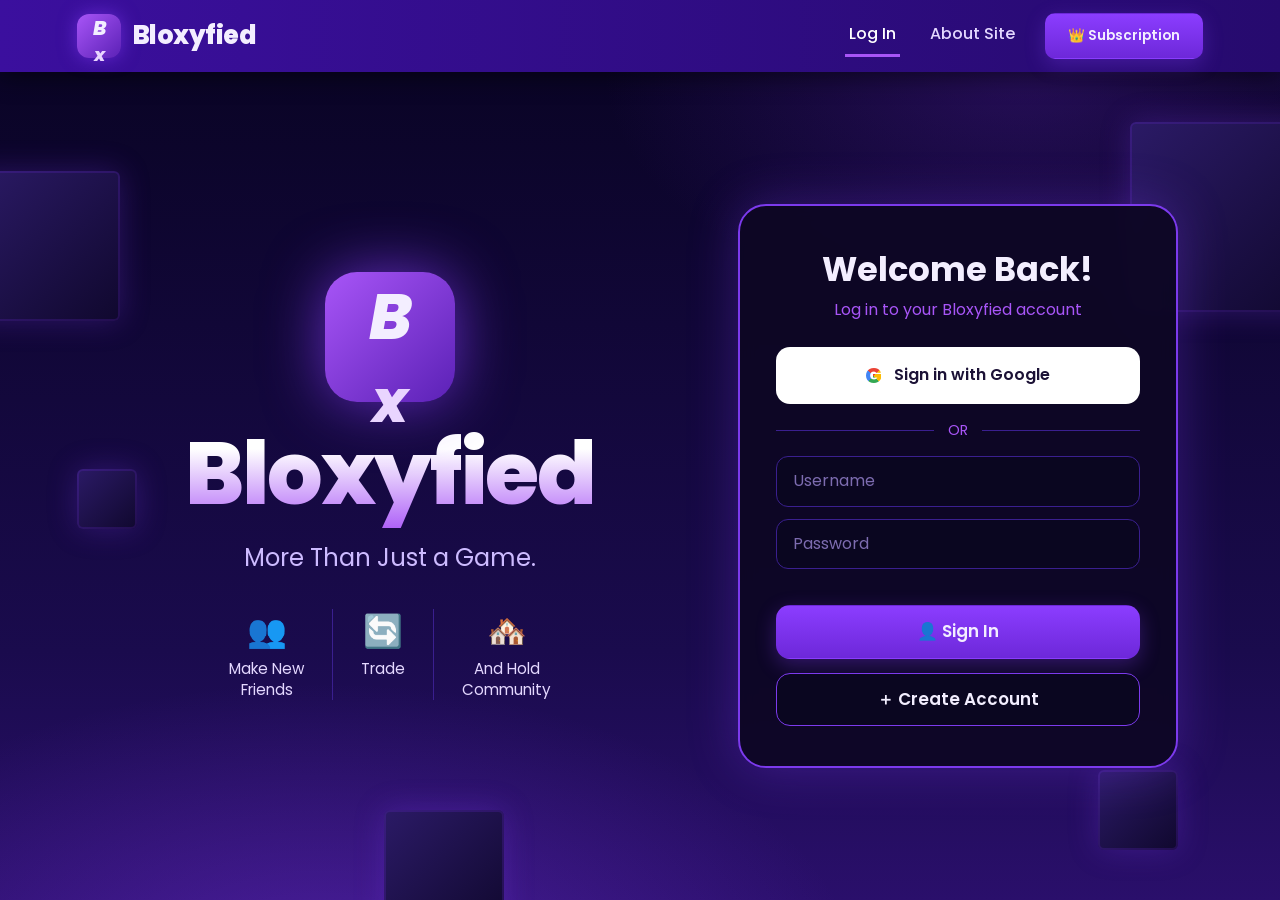
<file: index.html>
<!DOCTYPE html>
<html lang="en">
<head>
<meta charset="utf-8">
<meta name="viewport" content="width=device-width,initial-scale=1">
<title>Bloxyfied | Log In</title>
<meta name="description" content="Bloxyfied - More than just a game. Make friends, trade and hold a community.">
<link rel="preconnect" href="https://fonts.googleapis.com">
<link href="https://fonts.googleapis.com/css2?family=Poppins:wght@400;500;600;700;800&display=swap" rel="stylesheet">
<link rel="stylesheet" href="style.css">
</head>
<body>
<header class="nav">
  <a class="brand" href="index.html"><span class="logo-mark">B<i>x</i></span><span>Bloxyfied</span></a>
  <nav>
    <a class="link active" href="index.html">Log In</a>
    <a class="link" href="#" id="aboutBtn">About Site</a>
    <a class="btn primary sm" href="shop.html" style="padding:12px 22px">👑 Subscription</a>
  </nav>
</header>

<main class="hero">
  <span class="cube" style="left:-30px;top:12%;width:150px;height:150px"></span>
  <span class="cube" style="left:6%;top:48%;width:60px;height:60px;animation-delay:-2s"></span>
  <span class="cube" style="right:-40px;top:6%;width:190px;height:190px;animation-delay:-4s"></span>
  <span class="cube" style="right:8%;bottom:6%;width:80px;height:80px;animation-delay:-1s"></span>
  <span class="cube" style="left:30%;bottom:-30px;width:120px;height:120px;animation-delay:-3s"></span>

  <section class="hero-left">
    <span class="logo-mark xl">B<i>x</i></span>
    <h1>Bloxyfied</h1>
    <p class="tag">More Than Just a Game.</p>
    <div class="feats">
      <div><b>👥</b>Make New<br>Friends</div>
      <div><b>🔄</b>Trade<br>&nbsp;</div>
      <div><b>🏘️</b>And Hold<br>Community</div>
    </div>
  </section>

  <section class="card auth">
    <h2 id="authTitle">Welcome Back!</h2>
    <p class="sub" id="authSub">Log in to your Bloxyfied account</p>
    <button class="google" id="googleBtn" type="button"><span class="g">G</span> Sign in with Google</button>
    <div class="or">OR</div>
    <form id="authForm" autocomplete="on">
      <input class="field" id="username" placeholder="Username" autocomplete="username" maxlength="16" required>
      <input class="field" id="password" type="password" placeholder="Password" autocomplete="current-password" required>
      <input class="field" id="confirm" type="password" placeholder="Confirm password" autocomplete="new-password" style="display:none">
      <div class="err" id="err"></div>
      <button class="btn primary" id="submitBtn" type="submit">👤 Sign In</button>
    </form>
    <button class="btn outline" id="toggleBtn" type="button">＋ Create Account</button>
  </section>
</main>

<script src="app.js"></script>
<script>
(function () {
  if (Bx.current()) { location.replace('home.html'); return; }
  const $ = id => document.getElementById(id);
  let mode = 'login';

  function setMode(m) {
    mode = m; const reg = m === 'register';
    $('authTitle').textContent = reg ? 'Join Bloxyfied!' : 'Welcome Back!';
    $('authSub').textContent = reg ? 'Create your free Bloxyfied account' : 'Log in to your Bloxyfied account';
    $('confirm').style.display = reg ? '' : 'none'; $('confirm').required = reg;
    $('password').autocomplete = reg ? 'new-password' : 'current-password';
    $('submitBtn').textContent = reg ? '✨ Create Account' : '👤 Sign In';
    $('toggleBtn').textContent = reg ? '← Back to Log In' : '＋ Create Account';
    $('err').textContent = '';
  }
  $('toggleBtn').onclick = () => setMode(mode === 'login' ? 'register' : 'login');

  $('authForm').addEventListener('submit', async e => {
    e.preventDefault(); $('err').textContent = ''; $('submitBtn').disabled = true;
    try {
      const u = $('username').value, p = $('password').value;
      if (mode === 'register') {
        if (p !== $('confirm').value) throw new Error('Passwords do not match.');
        await Bx.register(u, p);
      } else await Bx.login(u, p);
      const next = new URLSearchParams(location.search).get('next');
      location.href = ['home.html', 'shop.html'].includes(next) ? next : 'home.html';
    } catch (err) { $('err').textContent = err.message; }
    $('submitBtn').disabled = false;
  });

  $('googleBtn').onclick = () => Bx.toast('Google sign-in is not connected yet (test build). Use Create Account.');
  $('aboutBtn').onclick = e => {
    e.preventDefault();
    const m = Bx.modal(`<h3>About Bloxyfied</h3>
      <p>Bloxyfied is a community marketplace to make friends, trade, buy and sell items using <b>Bx</b>, the site currency.</p>
      <p>⚠️ This is a <b>test build</b>: Bx is not real money, payments are simulated, and accounts are saved only in your own browser.</p>
      <div class="row"><button class="btn primary" id="okAbout">Got it</button></div>`);
    m.el.querySelector('#okAbout').onclick = m.close;
  };
  if (new URLSearchParams(location.search).get('next')) Bx.toast('Please log in first to continue.');
})();
</script>
</body>
</html>
</file>
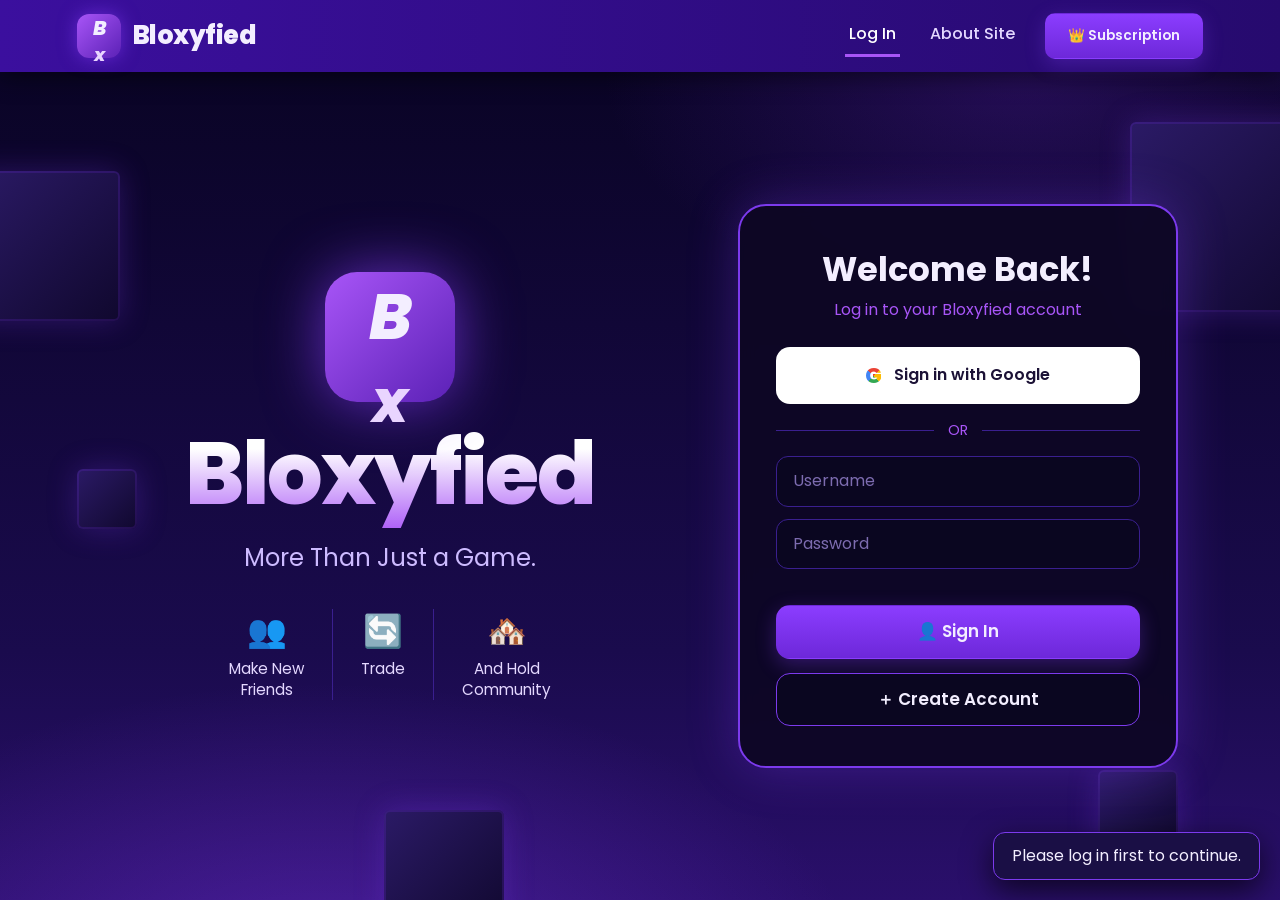
<file: home.html>
<!DOCTYPE html>
<html lang="en">
<head>
<meta charset="utf-8">
<meta name="viewport" content="width=device-width,initial-scale=1">
<title>Bloxyfied | Home</title>
<link rel="preconnect" href="https://fonts.googleapis.com">
<link href="https://fonts.googleapis.com/css2?family=Poppins:wght@400;500;600;700;800&display=swap" rel="stylesheet">
<link rel="stylesheet" href="style.css">
</head>
<body>
<div class="app">
  <header class="topbar">
    <a class="brand" href="home.html"><span class="logo-mark">B<i>x</i></span><span>Bloxyfied</span></a>
    <label class="search">🔍 <input id="q" placeholder="Search for items, users, or anything..."></label>
    <div style="flex:1"></div>
    <a class="bxpill" href="shop.html" title="Buy Bx"><span class="bxcoin">BX</span><b id="topBal">0</b><span class="plus">＋</span></a>
    <button class="iconbtn" id="bell" title="Notifications">🔔</button>
    <div style="position:relative">
      <button class="iconbtn" id="gear" title="Settings">⚙️</button>
      <div class="menu" id="menu">
        <div class="who" id="menuWho"></div>
        <a href="shop.html">💎 Buy Bx</a>
        <a href="shop.html#subscribe">👑 Subscription</a>
        <button id="logoutBtn">🚪 Log out</button>
      </div>
    </div>
  </header>

  <aside class="side">
    <a class="active" href="home.html">🏠 Home</a>
    <button class="nav-i" id="navTrade">🔁 Trading</button>
    <a href="shop.html#subscribe">👑 Purple Top</a>
    <hr>
    <h4>Categories</h4>
    <button class="nav-i" data-cat="Roblox">🧊 Roblox</button>
    <button class="nav-i" data-cat="In-Game">🎮 In-Game</button>
    <button class="nav-i" data-cat="Bloxyfied Products">📦 Bloxyfied Products</button>
    <hr>
    <button class="nav-i addp" id="addSide">＋ Add Product</button>
    <div class="promo">
      <b>👑 Become a Purple Top</b>
      <p>Get exclusive benefits, lower fees, and more!</p>
      <a class="btn primary block sm" href="shop.html#subscribe">Learn More</a>
    </div>
  </aside>

  <main class="main">
    <section class="banner" id="banner">
      <h1 id="bTitle"></h1>
      <p id="bText"></p>
      <div><a class="btn primary" id="bBtn" href="#"></a></div>
      <div class="art" id="bArt">👑</div>
      <div class="dots" id="dots"></div>
    </section>

    <section class="cats">
      <button class="cat" data-cat="Roblox"><span class="ic">🧊</span><span><b>Roblox</b><small>Avatar items, gamepasses, limiteds and more.</small></span></button>
      <button class="cat" data-cat="In-Game"><span class="ic">🎮</span><span><b>In-Game</b><small>Game items, weapons, vehicles and more.</small></span></button>
      <button class="cat" data-cat="Bloxyfied Products"><span class="ic">📦</span><span><b>Bloxyfied Products</b><small>Exclusive products from Bloxyfied.</small></span></button>
    </section>

    <section class="panel">
      <div class="sec-h"><span>🔥 <span id="itemsTitle">Featured Items</span></span><a href="#" id="viewAll" class="muted" style="font-size:.9rem">View All →</a></div>
      <div class="items" id="items"></div>
    </section>

    <section class="panel cta">
      <div style="font-size:3rem">📦</div>
      <div class="grow"><b style="font-size:1.3rem">Add Product</b><p class="muted" style="font-size:.85rem;margin:4px 0 12px">Sell your items to users and grow your inventory.</p>
        <button class="btn primary" id="addBtn">Add Product →</button></div>
      <div class="perk"><b>⚡</b>Fast Listing<small>Get your item listed quickly.</small></div>
      <div class="perk"><b>🛡️</b>Safe &amp; Secure<small>Trade with confidence.</small></div>
      <div class="perk"><b>👥</b>Reach More Buyers<small>Active users, one place.</small></div>
    </section>
  </main>

  <aside class="right">
    <section class="panel">
      <div class="prof">
        <div class="avatar" id="pAvatar"></div>
        <div style="flex:1;min-width:0">
          <b id="pName" style="font-size:1.05rem"></b>
          <div class="muted" style="font-size:.8rem" id="pLevel"></div>
          <div class="xp"><i id="pXp"></i></div>
          <div class="muted" style="font-size:.72rem;text-align:center" id="pXpTxt"></div>
        </div>
      </div>
      <div class="balbox"><span class="bxcoin">BX</span><div><b id="pBal">0</b><small class="muted">BX Balance</small></div><a class="plus" href="shop.html">＋</a></div>
      <div class="muted" style="font-size:.8rem;margin-top:10px" id="pExtra"></div>
    </section>

    <section class="panel">
      <div class="ph"><span><span class="live"></span>Users Online</span><span id="onlineCount">1,248</span></div>
      <div id="online"></div>
    </section>

    <section class="panel">
      <div class="ph"><span>🛒 Items Sold</span><span id="soldCount">12,493</span></div>
      <div id="sold"></div>
    </section>
  </aside>
</div>

<script src="app.js"></script>
<script>
(function () {
  const me0 = Bx.requireAuth(); if (!me0) return;
  const $ = s => document.querySelector(s);
  let cat = 'All', q = '';

  /* ---------- header + profile ---------- */
  function refreshUser() {
    const me = Bx.current();
    $('#topBal').textContent = Bx.fmt(me.bx);
    $('#pBal').textContent = Bx.fmt(me.bx);
    $('#pAvatar').textContent = me.username[0].toUpperCase();
    $('#pName').innerHTML = Bx.esc(me.username) + Bx.badge(me);
    $('#pLevel').textContent = 'Level ' + (Math.floor(me.xp / 1000) + 1);
    $('#pXp').style.width = (me.xp % 1000) / 10 + '%';
    $('#pXpTxt').textContent = Bx.fmt(me.xp % 1000) + ' / 1,000 XP';
    const p = Bx.activePlan(me);
    $('#pExtra').innerHTML = (p ? '👑 ' + Bx.esc(p.name) + ' · ' : '') + '🎒 Items owned: ' + me.inventory.length;
    $('#menuWho').textContent = 'Signed in as ' + me.username;
    return me;
  }

  /* ---------- items ---------- */
  const card = i => `<div class="item">
      <div class="pic">${i.icon}</div><span class="chip ${Bx.esc(i.tag)}">${Bx.esc(i.tag)}</span>
      <div class="nm">${Bx.esc(i.name)}</div>
      <div class="ct">${Bx.esc(i.cat)}${i.seller ? ' · by ' + Bx.esc(i.seller) : ''}</div>
      <div class="pr"><span class="bxcoin">BX</span>${Bx.fmt(i.price)} BX</div>
      <button class="btn primary block sm" data-buy="${i.id}">Buy</button></div>`;
  const allItems = () => [...Bx.CATALOG, ...Bx.listings()];
  function renderItems() {
    const list = allItems().filter(i => (cat === 'All' || i.cat === cat) && (!q || i.name.toLowerCase().includes(q) || i.cat.toLowerCase().includes(q)));
    $('#itemsTitle').textContent = cat === 'All' ? 'Featured Items' : cat;
    $('#items').innerHTML = list.length ? list.map(card).join('') : '<p class="muted empty">No items found.</p>';
    document.querySelectorAll('[data-cat]').forEach(b => b.classList.toggle('on', b.dataset.cat === cat));
  }
  $('#items').addEventListener('click', e => {
    const b = e.target.closest('[data-buy]'); if (!b) return;
    const item = allItems().find(i => i.id === b.dataset.buy); if (!item) return;
    try {
      Bx.buyItem(item); Bx.toast('Purchased ' + item.name + ' for ' + Bx.fmt(item.price) + ' BX!', 'ok');
      refreshUser(); renderSold();
    } catch (err) {
      if (err.message === 'NOT_ENOUGH') {
        Bx.toast('Not enough BX. Redirecting to the shop...', 'bad'); setTimeout(() => location.href = 'shop.html', 1200);
      } else Bx.toast(err.message, 'bad');
    }
  });
  document.querySelectorAll('[data-cat]').forEach(b => b.onclick = () => { cat = cat === b.dataset.cat ? 'All' : b.dataset.cat; renderItems(); $('#items').scrollIntoView({ behavior: 'smooth', block: 'center' }); });
  $('#viewAll').onclick = e => { e.preventDefault(); cat = 'All'; q = ''; $('#q').value = ''; renderItems(); };
  $('#q').addEventListener('input', e => { q = e.target.value.trim().toLowerCase(); renderItems(); });

  /* ---------- add product ---------- */
  function openAdd() {
    const m = Bx.modal(`<h3>📦 Add Product</h3><p>List an item for other users to buy with Bx.</p>
      <input class="field" id="apName" placeholder="Item name" maxlength="30">
      <select class="field" id="apCat"><option>Roblox</option><option>In-Game</option><option>Bloxyfied Products</option></select>
      <input class="field" id="apPrice" type="number" min="1" max="1000000" placeholder="Price in BX">
      <div class="err" id="apErr"></div>
      <div class="row"><button class="btn outline" id="apNo">Cancel</button><button class="btn primary" id="apOk">List item</button></div>`);
    m.el.querySelector('#apNo').onclick = m.close;
    m.el.querySelector('#apOk').onclick = () => {
      const name = m.el.querySelector('#apName').value.trim(), price = Math.floor(+m.el.querySelector('#apPrice').value);
      if (name.length < 2) return m.el.querySelector('#apErr').textContent = 'Give your item a name.';
      if (!(price >= 1)) return m.el.querySelector('#apErr').textContent = 'Enter a price of at least 1 BX.';
      Bx.addListing({ name, cat: m.el.querySelector('#apCat').value, price });
      m.close(); Bx.toast('Item listed!', 'ok'); renderItems();
    };
  }
  $('#addBtn').onclick = $('#addSide').onclick = openAdd;

  /* ---------- right column ---------- */
  const SEED_USERS = [['ShadowRBLX', 'Trading'], ['CoolDude123', 'Browsing'], ['LunaPlayz', 'In-Game'], ['RbxLegend', 'Trading'], ['TradeMaster', 'Browsing']];
  function renderOnline() {
    const me = Bx.current();
    const rows = [[me.username + ' (you)', 'Browsing', Bx.badge(me)], ...SEED_USERS.slice(0, 4).map(u => [u[0], u[1], ''])];
    $('#online').innerHTML = rows.map(r => `<div class="urow"><div class="avatar sm">${Bx.esc(r[0][0].toUpperCase())}</div>
      <div class="info">${Bx.esc(r[0])}${r[2]}<small>● Online</small></div><span class="act">${r[1]}</span></div>`).join('');
  }
  const SEED_SALES = [['👑', 'Purple Crown', 1250, '2m ago'], ['🗡️', 'Dark Blade', 850, '5m ago'], ['🎩', 'Red Valk', 1800, '8m ago'], ['🚗', 'Speedy Car', 1200, '12m ago'], ['🧥', 'Classic Hoodie', 600, '15m ago']];
  function renderSold() {
    const real = Bx.sales().map(s => [s.icon, s.name, s.price, Bx.ago(s.at)]);
    $('#soldCount').textContent = Bx.fmt(12493 + real.length);
    $('#sold').innerHTML = [...real, ...SEED_SALES].slice(0, 5).map(s => `<div class="srow"><div class="th">${s[0]}</div>
      <div class="info"><b>${Bx.esc(s[1])}</b><small>Sold for ${Bx.fmt(s[2])} BX</small></div><span class="muted">${s[3]}</span></div>`).join('');
  }

  /* ---------- banner carousel ---------- */
  const SLIDES = [
    { t: 'Trade<br>Buy. Sell.<br><em>Get More.</em>', p: 'Roblox items, in-game items, and exclusive Bloxyfied products - all in one place.', b: 'Start Trading →', art: '👑', fn: () => $('#items').scrollIntoView({ behavior: 'smooth' }) },
    { t: 'Go Purple.<br><em>Earn daily Bx.</em>', p: 'Subscribe to Purple Basic, Premium or Overlord and get Bx every day plus an exclusive badge.', b: 'See plans →', art: '💎', href: 'shop.html#subscribe' },
    { t: 'Need more Bx?<br><em>Top up now.</em>', p: 'Instant delivery. Test mode is on, so nothing is charged while we build.', b: 'Buy Bx →', art: '🪙', href: 'shop.html' }
  ];
  let si = 0, timer;
  function showSlide(i) {
    si = i; const s = SLIDES[i];
    $('#bTitle').innerHTML = s.t; $('#bText').textContent = s.p; $('#bBtn').textContent = s.b; $('#bArt').textContent = s.art;
    $('#bBtn').href = s.href || '#'; $('#bBtn').onclick = s.fn ? (e => { e.preventDefault(); s.fn(); }) : null;
    $('#dots').innerHTML = SLIDES.map((_, k) => `<i class="${k === i ? 'on' : ''}" data-i="${k}"></i>`).join('');
  }
  $('#dots').addEventListener('click', e => { if (e.target.dataset.i) { showSlide(+e.target.dataset.i); restart(); } });
  const restart = () => { clearInterval(timer); timer = setInterval(() => showSlide((si + 1) % SLIDES.length), 6000); };

  /* ---------- misc ---------- */
  $('#navTrade').onclick = () => Bx.toast('Player-to-player trading is coming soon (test build).');
  $('#bell').onclick = () => Bx.toast('You have no new notifications.');
  $('#gear').onclick = e => { e.stopPropagation(); $('#menu').classList.toggle('open'); };
  document.addEventListener('click', () => $('#menu').classList.remove('open'));
  $('#logoutBtn').onclick = Bx.logout;

  refreshUser(); renderItems(); renderOnline(); renderSold(); showSlide(0); restart();
  if (!sessionStorage.getItem('bx_welcomed')) {
    sessionStorage.setItem('bx_welcomed', '1'); Bx.toast('Welcome back, ' + me0.username + '!', 'ok');
  }
})();
</script>
</body>
</html>
</file>
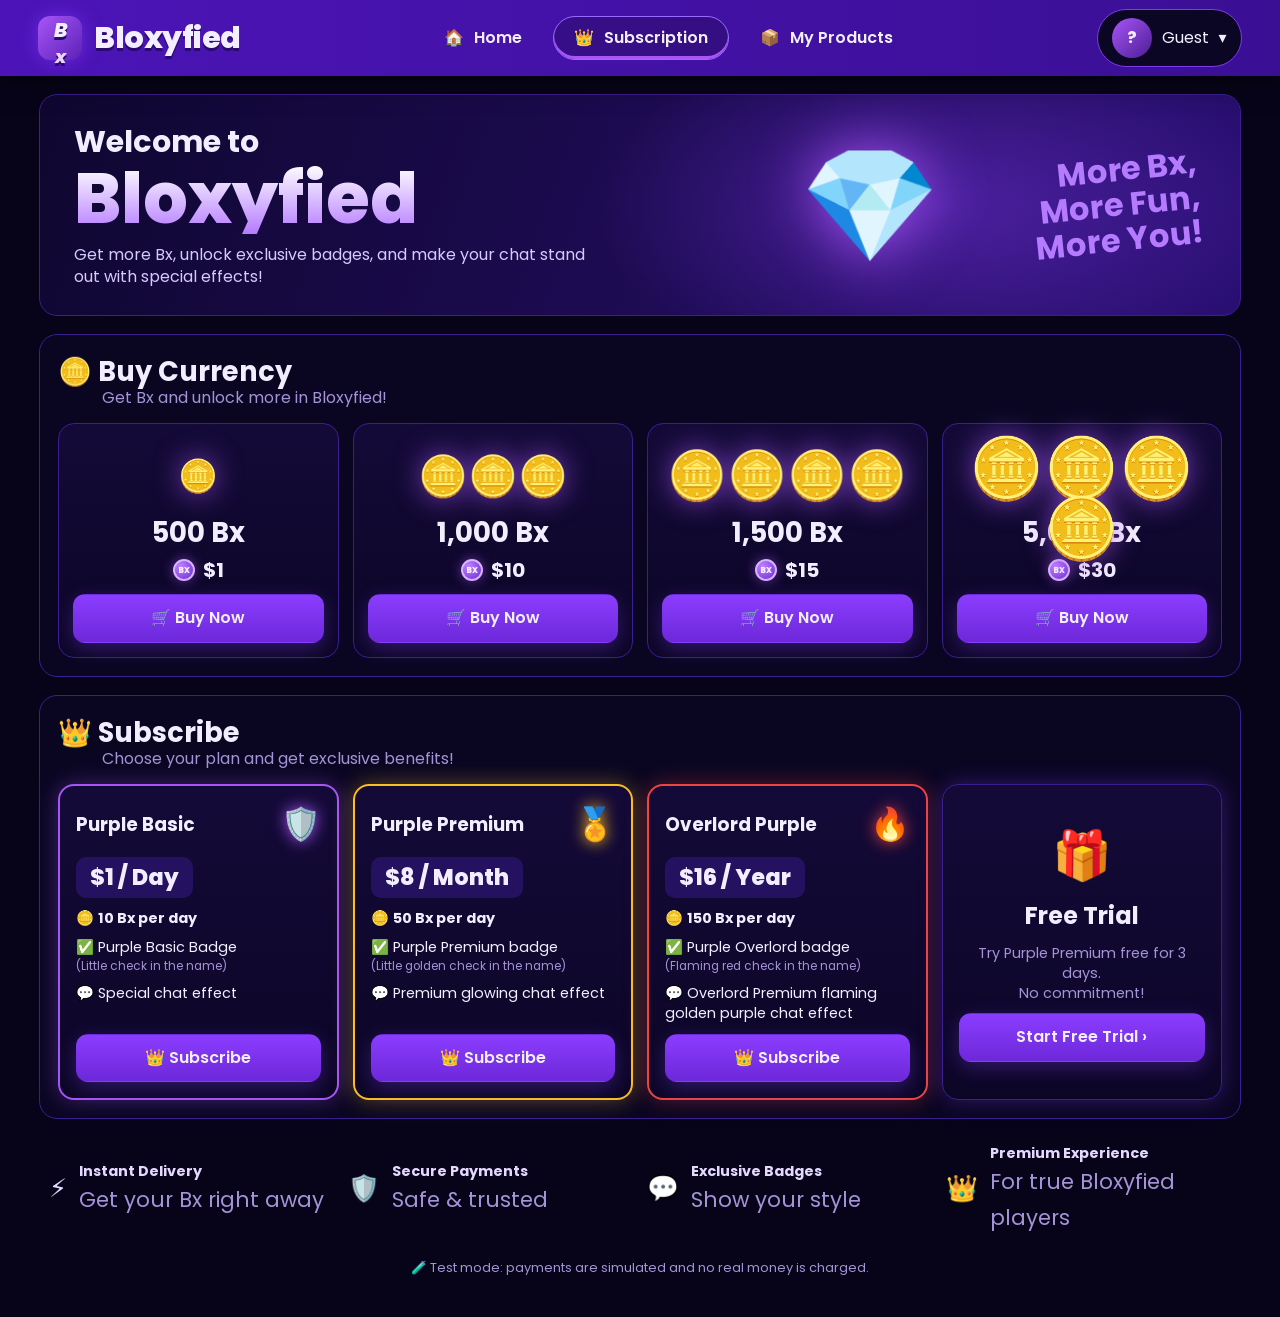
<file: shop.html>
<!DOCTYPE html>
<html lang="en">
<head>
<meta charset="utf-8">
<meta name="viewport" content="width=device-width,initial-scale=1">
<title>Bloxyfied | Buy Bx</title>
<link rel="preconnect" href="https://fonts.googleapis.com">
<link href="https://fonts.googleapis.com/css2?family=Poppins:wght@400;500;600;700;800&display=swap" rel="stylesheet">
<link rel="stylesheet" href="style.css">
</head>
<body>
<header class="shopnav">
  <a class="brand" href="home.html"><span class="logo-mark">B<i>x</i></span><span>Bloxyfied</span></a>
  <nav class="tabs">
    <a class="tab" href="home.html">🏠 <span>Home</span></a>
    <a class="tab on" href="#subscribe" id="tabSub">👑 <span>Subscription</span></a>
    <a class="tab" href="#" id="tabProducts">📦 <span>My Products</span></a>
  </nav>
  <div class="userchip">
    <button id="chip"><span class="avatar sm" id="chipAv">?</span><span id="chipName">Guest</span> ▾</button>
    <div class="menu" id="menu"></div>
  </div>
</header>

<div class="wrap">
  <section class="welcome">
    <h2>Welcome to</h2>
    <h1>Bloxyfied</h1>
    <p>Get more Bx, unlock exclusive badges, and make your chat stand out with special effects!</p>
    <div class="big">💎</div>
    <div class="slogan">More Bx,<br>More Fun,<br>More You!</div>
  </section>

  <section class="shop-sec" id="currency">
    <h3>🪙 Buy Currency</h3>
    <p>Get Bx and unlock more in Bloxyfied!</p>
    <div class="packs" id="packs"></div>
  </section>

  <section class="shop-sec" id="subscribe">
    <h3>👑 Subscribe</h3>
    <p>Choose your plan and get exclusive benefits!</p>
    <div class="plans" id="plans"></div>
  </section>

  <section class="assure">
    <div><span>⚡</span><span><b>Instant Delivery</b><small>Get your Bx right away</small></span></div>
    <div><span>🛡️</span><span><b>Secure Payments</b><small>Safe &amp; trusted</small></span></div>
    <div><span>💬</span><span><b>Exclusive Badges</b><small>Show your style</small></span></div>
    <div><span>👑</span><span><b>Premium Experience</b><small>For true Bloxyfied players</small></span></div>
  </section>
  <p class="muted" style="text-align:center;font-size:.8rem">🧪 Test mode: payments are simulated and no real money is charged.</p>
</div>

<script src="app.js"></script>
<script>
(function () {
  const $ = s => document.querySelector(s);
  let me = Bx.current();

  /* ---------- user chip ---------- */
  function renderChip() {
    me = Bx.current();
    if (me) {
      $('#chipAv').textContent = me.username[0].toUpperCase();
      $('#chipName').innerHTML = Bx.esc(me.username) + Bx.badge(me);
      $('#menu').innerHTML = `<div class="who">🪙 ${Bx.fmt(me.bx)} BX</div><a href="home.html">🏠 Home</a><button id="lo">🚪 Log out</button>`;
      $('#lo').onclick = Bx.logout;
    } else {
      $('#menu').innerHTML = '<a href="index.html?next=shop.html">🔑 Log in</a><a href="index.html?next=shop.html">✨ Create account</a>';
    }
  }
  $('#chip').onclick = e => { e.stopPropagation(); $('#menu').classList.toggle('open'); };
  document.addEventListener('click', () => $('#menu').classList.remove('open'));

  /* ---------- test checkout ---------- */
  function needLogin() {
    Bx.toast('Please log in to continue.', 'bad'); setTimeout(() => location.href = 'index.html?next=shop.html', 1000);
  }
  function checkout(title, priceText, onConfirm) {
    if (!me) return needLogin();
    const m = Bx.modal(`<h3>Checkout</h3><div class="testbanner">🧪 TEST MODE - no real payment is taken</div>
      <div class="list-line"><span>${title}</span><b>${priceText}</b></div>
      <div class="list-line"><span>Account</span><b>${Bx.esc(me.username)}</b></div>
      <div class="row"><button class="btn outline" id="no">Cancel</button><button class="btn primary" id="yes">Confirm test purchase</button></div>`);
    m.el.querySelector('#no').onclick = m.close;
    m.el.querySelector('#yes').onclick = () => {
      try { onConfirm(); m.close(); renderChip(); renderPlans(); } catch (err) { Bx.toast(err.message, 'bad'); m.close(); }
    };
  }

  /* ---------- currency packs ---------- */
  const PACKS = [{ bx: 500, price: 1, n: 1 }, { bx: 1000, price: 10, n: 3 }, { bx: 1500, price: 15, n: 5 }, { bx: 5000, price: 30, n: 8 }];
  $('#packs').innerHTML = PACKS.map((p, i) => `<div class="pack">
      <div class="coins" style="font-size:${28 + p.n * 4}px">${'🪙'.repeat(Math.min(p.n, 4))}</div>
      <b>${Bx.fmt(p.bx)} Bx</b>
      <div class="pp"><span class="bxcoin">BX</span>$${p.price}</div>
      <button class="btn primary block" data-pack="${i}">🛒 Buy Now</button></div>`).join('');
  $('#packs').addEventListener('click', e => {
    const b = e.target.closest('[data-pack]'); if (!b) return;
    const p = PACKS[+b.dataset.pack];
    checkout(Bx.fmt(p.bx) + ' Bx', '$' + p.price, () => { Bx.addBx(p.bx); Bx.toast('+' + Bx.fmt(p.bx) + ' Bx added to your balance!', 'ok'); });
  });

  /* ---------- subscriptions ---------- */
  const PERKS = {
    basic: ['10 Bx per day', 'Purple Basic Badge', '(Little check in the name)', 'Special chat effect'],
    premium: ['50 Bx per day', 'Purple Premium badge', '(Little golden check in the name)', 'Premium glowing chat effect'],
    overlord: ['150 Bx per day', 'Purple Overlord badge', '(Flaming red check in the name)', 'Overlord Premium flaming golden purple chat effect']
  };
  const ICON = { basic: '🛡️', premium: '🏅', overlord: '🔥' };
  function renderPlans() {
    me = Bx.current(); const active = Bx.activePlan(me);
    const html = Object.values(Bx.PLANS).map(p => {
      const cur = active && active.key === p.key;
      const pk = PERKS[p.key];
      return `<div class="plan" style="--c:${p.color}">
        <header><span>${p.name}</span><span class="shield">${ICON[p.key]}</span></header>
        <span class="price">$${p.price} / ${p.per}</span>
        <ul><li>🪙 <b>${pk[0]}</b></li><li>✅ ${pk[1]}<small>${pk[2]}</small></li><li>💬 ${pk[3]}</li></ul>
        <button class="btn primary block" data-plan="${p.key}" ${cur ? 'disabled' : ''}>${cur ? '✔ Current plan' : '👑 Subscribe'}</button></div>`;
    }).join('');
    const trialUsed = me && me.trialUsed;
    $('#plans').innerHTML = html + `<div class="plan trial"><div class="gift">🎁</div><b style="font-size:1.5rem">Free Trial</b>
      <p class="muted" style="font-size:.9rem">Try Purple Premium free for 3 days.<br>No commitment!</p>
      <button class="btn primary block" id="trialBtn" ${trialUsed ? 'disabled' : ''}>${trialUsed ? 'Trial used' : 'Start Free Trial ›'}</button></div>`;
  }
  $('#plans').addEventListener('click', e => {
    const b = e.target.closest('[data-plan]');
    if (b) {
      const p = Bx.PLANS[b.dataset.plan];
      return checkout(p.name, '$' + p.price + ' / ' + p.per, () => { Bx.subscribe(p.key); Bx.toast(p.name + ' activated! First daily Bx credited.', 'ok'); });
    }
    if (e.target.closest('#trialBtn')) {
      if (!me) return needLogin();
      try { Bx.subscribe('premium', true); Bx.toast('Free trial started! Enjoy Purple Premium for 3 days.', 'ok'); renderChip(); renderPlans(); }
      catch (err) { Bx.toast(err.message, 'bad'); }
    }
  });

  /* ---------- my products ---------- */
  $('#tabProducts').onclick = e => {
    e.preventDefault(); if (!me) return needLogin();
    const mine = Bx.listings().filter(l => l.seller === me.username);
    const owned = me.inventory.map(i => `<div class="list-line"><span>${i.icon} ${Bx.esc(i.name)}</span><b>${Bx.fmt(i.price)} BX</b></div>`).join('') || '<p class="muted">You do not own any items yet.</p>';
    const listed = mine.map(i => `<div class="list-line"><span>${i.icon} ${Bx.esc(i.name)}</span><b>${Bx.fmt(i.price)} BX</b></div>`).join('') || '<p class="muted">You have no listings. Add one from Home.</p>';
    const m = Bx.modal(`<h3>📦 My Products</h3><b>Owned items</b>${owned}<br><b>Your listings</b>${listed}
      <div class="row"><button class="btn primary" id="ok">Close</button></div>`);
    m.el.querySelector('#ok').onclick = m.close;
  };

  renderChip(); renderPlans();
})();
</script>
</body>
</html>
</file>
<file: style.css>
:root{
  --bg:#07041a;--bg2:#0d0828;--panel:#120a30;--panel2:#1a0f45;--line:#3a1f8f;--line2:#24134f;
  --purple:#7c3aed;--purple2:#a855f7;--purple3:#5b21b6;--text:#f3eeff;--muted:#a493d6;
  --gold:#fbbf24;--red:#ef4444;--green:#22c55e;--blue:#3b82f6;
}
*{box-sizing:border-box;margin:0;padding:0}
html{scroll-behavior:smooth}
body{font-family:'Poppins',system-ui,-apple-system,'Segoe UI',Roboto,sans-serif;background:var(--bg);color:var(--text);min-height:100vh;line-height:1.4}
a{color:inherit;text-decoration:none}
button{font:inherit;color:inherit;cursor:pointer;border:0;background:none}
input,select{font:inherit;color:inherit}
.muted{color:var(--muted)}

/* ---------- buttons ---------- */
.btn{display:inline-flex;align-items:center;justify-content:center;gap:8px;padding:12px 20px;border-radius:12px;font-weight:600;transition:.15s;border:1px solid transparent;white-space:nowrap}
.btn.primary{background:linear-gradient(180deg,#8b3dff,#6d28d9);box-shadow:0 6px 20px #7c3aed55}
.btn.primary:hover{filter:brightness(1.12);transform:translateY(-1px)}
.btn.outline{border-color:var(--purple);background:#0a0620}
.btn.outline:hover{background:var(--panel2)}
.btn.light{background:#fff;color:#1c1236}
.btn.light:hover{background:#f1e9ff}
.btn.sm{padding:8px 14px;border-radius:10px;font-size:.85rem}
.btn.block{width:100%}
.btn[disabled]{opacity:.55;cursor:not-allowed;transform:none;filter:none}

/* ---------- logo ---------- */
.brand{display:flex;align-items:center;gap:12px;font-weight:800;font-size:1.6rem;letter-spacing:-.5px}
.logo-mark{display:inline-grid;place-items:center;width:44px;height:44px;border-radius:12px;background:linear-gradient(135deg,#a855f7,#5b21b6);font-weight:800;font-style:italic;font-size:1.25rem;box-shadow:0 0 18px #8b3dff88}
.logo-mark i{color:#e9d5ff;font-size:.9em}
.logo-mark.xl{width:130px;height:130px;border-radius:32px;font-size:4rem;box-shadow:0 0 60px #8b3dffaa}

/* ---------- verified badge ---------- */
.vbadge{display:inline-grid;place-items:center;width:17px;height:17px;border-radius:50%;background:var(--c,#a855f7);color:#fff;font-size:.65rem;font-weight:800;vertical-align:middle;margin-left:6px;box-shadow:0 0 8px var(--c,#a855f7)}

/* ---------- inputs ---------- */
.field{width:100%;padding:13px 16px;border-radius:12px;background:#0a0620;border:1px solid var(--line);outline:none;margin-bottom:12px}
.field:focus{border-color:var(--purple2);box-shadow:0 0 0 3px #a855f733}
.field::placeholder{color:#7d6cb0}
select.field{appearance:none}
.err{color:#ff8a8a;font-size:.85rem;min-height:1.2em;margin-bottom:8px;text-align:center}

/* ---------- toast + modal ---------- */
#toasts{position:fixed;right:20px;bottom:20px;display:flex;flex-direction:column;gap:10px;z-index:200}
.toast{background:#1a0f45;border:1px solid var(--purple);padding:12px 18px;border-radius:12px;box-shadow:0 10px 30px #000a;animation:pop .25s ease;max-width:340px}
.toast.ok{border-color:var(--green)}.toast.bad{border-color:var(--red)}
@keyframes pop{from{opacity:0;transform:translateY(10px)}to{opacity:1;transform:none}}
.modal-bg{position:fixed;inset:0;background:#000b;display:grid;place-items:center;z-index:150;padding:16px;backdrop-filter:blur(4px)}
.modal{width:100%;max-width:440px;background:var(--panel);border:1px solid var(--purple);border-radius:20px;padding:26px;box-shadow:0 20px 60px #000c;max-height:90vh;overflow:auto}
.modal h3{font-size:1.3rem;margin-bottom:10px}
.modal p{color:var(--muted);margin-bottom:12px}
.modal .row{display:flex;gap:10px;margin-top:14px}
.modal .row .btn{flex:1}
.testbanner{background:#fbbf2418;border:1px dashed var(--gold);color:var(--gold);padding:8px 12px;border-radius:10px;font-size:.8rem;font-weight:600;margin:10px 0}
.list-line{display:flex;justify-content:space-between;padding:8px 0;border-bottom:1px solid var(--line2);font-size:.92rem}

/* =====================  LOGIN PAGE  ===================== */
.nav{height:72px;display:flex;align-items:center;justify-content:space-between;padding:0 clamp(16px,6vw,96px);background:linear-gradient(90deg,#3b0f9e,#260a6e);position:sticky;top:0;z-index:30;box-shadow:0 4px 24px #0008}
.nav nav{display:flex;align-items:center;gap:26px}
.nav nav a.link{padding:8px 4px;color:#e4d8ff;font-weight:500;border-bottom:3px solid transparent}
.nav nav a.link.active{border-color:var(--purple2);color:#fff}
.nav nav a.link:hover{color:#fff}
.hero{position:relative;min-height:calc(100vh - 72px);display:grid;grid-template-columns:1fr 440px;gap:60px;align-items:center;padding:40px clamp(16px,8vw,130px);overflow:hidden;
  background:radial-gradient(900px 500px at 25% 110%,#8b3dff55,transparent 60%),radial-gradient(700px 400px at 80% 0%,#5b21b655,transparent 60%),linear-gradient(180deg,#0a0426,#1a0b4d 70%,#2a0f6b)}
.cube{position:absolute;border-radius:6px;background:linear-gradient(135deg,#2b1a66,#10082e);box-shadow:inset 0 0 0 2px #6d28d933,0 0 30px #7c3aed44;animation:float 7s ease-in-out infinite}
@keyframes float{50%{transform:translateY(-16px) rotate(4deg)}}
.hero-left{position:relative;text-align:center;z-index:1}
.hero-left h1{font-size:clamp(3rem,7vw,5.5rem);font-weight:800;letter-spacing:-2px;background:linear-gradient(180deg,#fff 30%,#a855f7);-webkit-background-clip:text;background-clip:text;color:transparent;margin-top:10px}
.hero-left .tag{font-size:1.5rem;color:#cdbbff;margin:6px 0 34px}
.feats{display:flex;justify-content:center;gap:0}
.feats div{padding:0 28px;text-align:center;border-right:1px solid var(--line);font-size:.95rem;color:#e4d8ff}
.feats div:last-child{border:0}
.feats b{display:block;font-size:2rem;margin-bottom:4px}
.card.auth{position:relative;z-index:1;background:#0d0724ee;border:2px solid var(--purple);border-radius:28px;padding:40px 36px;box-shadow:0 0 50px #7c3aed55;backdrop-filter:blur(8px)}
.auth h2{font-size:2.1rem;text-align:center;font-weight:700}
.auth .sub{text-align:center;color:var(--purple2);margin:6px 0 26px}
.google{background:#fff;color:#1c1236;border-radius:14px;padding:14px;font-weight:600;width:100%;display:flex;gap:12px;justify-content:center;align-items:center;margin-bottom:6px}
.google:hover{background:#f1e9ff}
.g{font-weight:800;font-size:1.3rem;background:conic-gradient(from -45deg,#ea4335 0 25%,#fbbc05 0 50%,#34a853 0 75%,#4285f4 0);-webkit-background-clip:text;background-clip:text;color:transparent}
.or{display:flex;align-items:center;gap:14px;color:var(--purple2);margin:16px 0;font-size:.9rem}
.or::before,.or::after{content:"";flex:1;height:1px;background:var(--line)}
.auth .btn{width:100%;padding:14px;border-radius:14px;font-size:1.05rem}
.auth .btn.outline{margin-top:14px}

/* =====================  HOME  ===================== */
.app{display:grid;grid-template-columns:250px minmax(0,1fr) 340px;grid-template-rows:72px 1fr;min-height:100vh}
.topbar{grid-column:1/-1;display:flex;align-items:center;gap:22px;padding:0 22px;background:#09051f;border-bottom:1px solid var(--line2);position:sticky;top:0;z-index:40}
.topbar .brand{font-size:1.5rem;width:226px}
.search{flex:1;max-width:780px;display:flex;align-items:center;gap:10px;background:var(--panel);border:1px solid var(--line);border-radius:14px;padding:0 16px}
.search input{flex:1;background:none;border:0;outline:0;padding:13px 0}
.bxpill{display:flex;align-items:center;gap:10px;background:var(--panel);border:1px solid var(--purple);border-radius:999px;padding:5px 6px 5px 6px;font-weight:700}
.bxcoin{display:inline-grid;place-items:center;width:34px;height:34px;border-radius:50%;background:radial-gradient(circle at 30% 30%,#c084fc,#6d28d9);border:2px solid #d8b4fe;font-size:.7rem;font-weight:800;box-shadow:0 0 12px #a855f788}
.bxpill .plus{width:30px;height:30px;border-radius:8px;background:var(--purple);display:grid;place-items:center;font-size:1.1rem}
.iconbtn{width:42px;height:42px;border-radius:12px;font-size:1.3rem;display:grid;place-items:center;position:relative}
.iconbtn:hover{background:var(--panel2)}
.menu{position:absolute;right:0;top:54px;background:var(--panel);border:1px solid var(--purple);border-radius:14px;padding:8px;min-width:200px;box-shadow:0 14px 40px #000b;z-index:60;display:none}
.menu.open{display:block}
.menu button,.menu a{display:block;width:100%;text-align:left;padding:10px 12px;border-radius:9px;font-size:.92rem}
.menu button:hover,.menu a:hover{background:var(--panel2)}
.menu .who{padding:8px 12px;color:var(--muted);font-size:.8rem;border-bottom:1px solid var(--line2);margin-bottom:6px}
.side{padding:20px 14px;border-right:1px solid var(--line2);background:#08041b}
.side a,.side button.nav-i{display:flex;align-items:center;gap:14px;padding:13px 16px;border-radius:12px;font-weight:500;width:100%;color:#e4d8ff;margin-bottom:4px;text-align:left}
.side a:hover,.side button.nav-i:hover{background:var(--panel2)}
.side .active{background:linear-gradient(90deg,#6d28d9,#4c1d95);color:#fff}
.side h4{margin:22px 16px 10px;font-size:1rem}
.side hr{border:0;border-top:1px solid var(--line2);margin:14px 0}
.addp{background:var(--panel2)!important;border:1px solid var(--line)}
.promo{margin-top:22px;border:1px solid var(--line);border-radius:16px;padding:16px;background:linear-gradient(180deg,#1a0f45,#10082e)}
.promo b{color:var(--purple2);font-size:1.05rem}
.promo p{font-size:.82rem;color:#d7c9ff;margin:8px 0 14px}
.main{padding:20px;display:flex;flex-direction:column;gap:18px;min-width:0}
.right{padding:20px 20px 20px 0;display:flex;flex-direction:column;gap:18px}
.panel{background:var(--panel);border:1px solid var(--line2);border-radius:18px;padding:18px}
.banner{position:relative;overflow:hidden;min-height:280px;border:1px solid var(--line);border-radius:20px;padding:34px;display:flex;flex-direction:column;justify-content:center;
  background:radial-gradient(500px 300px at 85% 40%,#8b3dff77,transparent 70%),linear-gradient(120deg,#12093a,#25106b)}
.banner h1{font-size:clamp(2rem,4.2vw,3.2rem);line-height:1.05;font-weight:800}
.banner h1 em{font-style:normal;color:var(--purple2)}
.banner p{color:#cdbbff;margin:14px 0 20px;max-width:430px}
.banner .art{position:absolute;right:50px;top:50%;transform:translateY(-50%);font-size:9rem;filter:drop-shadow(0 0 40px #a855f7);animation:float 6s ease-in-out infinite}
.dots{position:absolute;left:34px;bottom:18px;display:flex;gap:8px}
.dots i{width:10px;height:10px;border-radius:50%;background:#5b3fb0;cursor:pointer}
.dots i.on{background:var(--purple2);width:28px;border-radius:6px}
.cats{display:grid;grid-template-columns:repeat(3,1fr);gap:14px}
.cat{display:flex;gap:14px;align-items:center;text-align:left;padding:16px;border-radius:16px;background:var(--panel);border:1px solid var(--line2);transition:.15s}
.cat:hover,.cat.on{border-color:var(--purple2);background:var(--panel2)}
.cat .ic{width:52px;height:52px;border-radius:14px;background:#2a1771;display:grid;place-items:center;font-size:1.7rem;flex:none}
.cat b{display:block}.cat small{color:var(--muted)}
.sec-h{display:flex;justify-content:space-between;align-items:center;margin-bottom:14px;font-size:1.15rem;font-weight:700}
.items{display:grid;grid-template-columns:repeat(auto-fill,minmax(160px,1fr));gap:14px}
.item{background:#0d0827;border:1px solid var(--line2);border-radius:16px;padding:12px;position:relative;transition:.15s}
.item:hover{border-color:var(--purple2);transform:translateY(-3px)}
.item .pic{height:110px;display:grid;place-items:center;font-size:4rem;filter:drop-shadow(0 0 14px #a855f788)}
.chip{position:absolute;left:12px;top:90px;font-size:.68rem;font-weight:600;padding:3px 9px;border-radius:7px;background:#6d28d9}
.chip.Rare,.chip.In-Game{background:#2563eb}.chip.Bloxyfied{background:#9333ea}.chip.User{background:#0d9488}
.item .nm{font-weight:600;margin-top:12px}
.item .ct{font-size:.75rem;color:var(--muted);margin:2px 0 8px}
.item .pr{display:flex;align-items:center;gap:8px;font-weight:700;margin-bottom:10px}
.item .pr .bxcoin{width:24px;height:24px;font-size:.55rem}
.cta{display:flex;align-items:center;gap:22px;flex-wrap:wrap}
.cta .grow{flex:1;min-width:220px}
.cta .perk{text-align:center;font-size:.85rem;padding:0 14px;border-left:1px solid var(--line2)}
.cta .perk b{display:block;font-size:1.6rem}
.cta .perk small{display:block;color:var(--muted);font-size:.72rem}
.prof{display:flex;gap:14px;align-items:center}
.avatar{width:62px;height:62px;border-radius:14px;background:linear-gradient(135deg,#a855f7,#4c1d95);display:grid;place-items:center;font-weight:800;font-size:1.6rem;flex:none}
.avatar.sm{width:40px;height:40px;font-size:1rem;border-radius:50%}
.xp{height:8px;background:#2a1771;border-radius:6px;overflow:hidden;margin:8px 0 4px}
.xp i{display:block;height:100%;background:linear-gradient(90deg,#7c3aed,#c084fc)}
.balbox{display:flex;align-items:center;gap:12px;margin-top:14px;padding:10px 12px;border:1px solid var(--purple);border-radius:14px;background:#0d0827}
.balbox .bxcoin{width:46px;height:46px;font-size:.85rem}
.balbox b{font-size:1.5rem;display:block;line-height:1}
.balbox .plus{margin-left:auto;width:36px;height:36px;border-radius:10px;background:var(--purple);display:grid;place-items:center;font-size:1.3rem}
.urow{display:flex;align-items:center;gap:12px;padding:8px 0}
.urow .info{flex:1;font-size:.9rem}.urow .info small{display:block;color:var(--green);font-size:.75rem}
.urow .act{font-size:.78rem;color:var(--muted)}
.srow{display:flex;align-items:center;gap:12px;padding:8px 0;font-size:.88rem}
.srow .th{width:42px;height:42px;border-radius:10px;background:#1c1050;display:grid;place-items:center;font-size:1.4rem}
.srow .info{flex:1}.srow small{color:var(--muted);display:block}
.ph{display:flex;justify-content:space-between;align-items:center;margin-bottom:8px;font-weight:700;font-size:1.05rem}
.live{display:inline-block;width:11px;height:11px;border-radius:50%;background:var(--green);box-shadow:0 0 10px var(--green);margin-right:8px}
.empty{padding:30px;text-align:center;grid-column:1/-1}

/* =====================  SHOP  ===================== */
.shopnav{height:76px;display:flex;align-items:center;justify-content:space-between;padding:0 clamp(14px,3vw,40px);background:linear-gradient(90deg,#4c14b8,#3a0f94);position:sticky;top:0;z-index:40;box-shadow:0 4px 24px #000a}
.shopnav .brand{font-size:1.9rem;text-shadow:0 3px 0 #2a0a6e}
.shopnav .tabs{display:flex;gap:10px}
.tab{display:flex;align-items:center;gap:10px;padding:10px 20px;border-radius:999px;font-weight:600;border:1px solid transparent}
.tab:hover{background:#ffffff14}.tab.on{background:#00000033;border-color:#9b6bff;box-shadow:inset 0 -3px 0 var(--purple2)}
.userchip{position:relative}
.userchip>button{display:flex;align-items:center;gap:10px;padding:8px 14px;border-radius:999px;background:#0b0624;border:1px solid var(--purple)}
.wrap{max-width:1250px;margin:0 auto;padding:18px clamp(12px,2vw,24px) 40px;display:flex;flex-direction:column;gap:18px}
.welcome{position:relative;overflow:hidden;border:1px solid var(--line);border-radius:18px;padding:26px 34px;min-height:190px;display:flex;flex-direction:column;justify-content:center;
  background:radial-gradient(500px 250px at 75% 50%,#8b3dff66,transparent 70%),linear-gradient(110deg,#0f0730,#2a0f73)}
.welcome h2{font-size:1.9rem;font-weight:700}
.welcome h1{font-size:clamp(2.6rem,6vw,4.4rem);font-weight:800;line-height:1;background:linear-gradient(180deg,#fff,#b57bff);-webkit-background-clip:text;background-clip:text;color:transparent}
.welcome p{color:#d7c9ff;max-width:520px;margin-top:10px}
.welcome .slogan{position:absolute;right:40px;top:50%;transform:translateY(-50%) rotate(-6deg);font-size:2rem;font-weight:700;color:#b57bff;text-align:right;line-height:1.1}
.welcome .big{position:absolute;right:300px;top:50%;transform:translateY(-50%);font-size:7rem;filter:drop-shadow(0 0 30px #a855f7)}
.shop-sec{border:1px solid var(--line);border-radius:18px;padding:18px;background:#0a0622}
.shop-sec>h3{font-size:1.7rem;display:flex;align-items:center;gap:12px}
.shop-sec>p{color:var(--muted);margin:0 0 14px 44px;margin-top:-4px}
.packs{display:grid;grid-template-columns:repeat(4,1fr);gap:14px}
.pack{border:1px solid var(--line);border-radius:16px;padding:14px;text-align:center;background:linear-gradient(180deg,#140a38,#0c0626)}
.pack .coins{height:76px;display:grid;place-items:center;line-height:1;filter:drop-shadow(0 0 14px #a855f7aa)}
.pack b{font-size:1.7rem;display:block}
.pack .pp{display:flex;justify-content:center;align-items:center;gap:8px;font-size:1.25rem;font-weight:700;margin:4px 0 10px}
.pack .pp .bxcoin{width:22px;height:22px;font-size:.5rem}
.plans{display:grid;grid-template-columns:repeat(4,1fr);gap:14px}
.plan{border:2px solid var(--c,#7c3aed);border-radius:16px;padding:16px;background:linear-gradient(180deg,#140a38,#0c0626);box-shadow:0 0 22px color-mix(in srgb,var(--c) 35%,transparent);display:flex;flex-direction:column;gap:10px}
.plan header{display:flex;justify-content:space-between;align-items:center;font-weight:700;font-size:1.15rem}
.plan .shield{font-size:2rem;filter:drop-shadow(0 0 8px var(--c))}
.plan .price{display:inline-block;font-size:1.4rem;font-weight:800;background:#241260;border-radius:10px;padding:5px 14px;align-self:flex-start}
.plan ul{list-style:none;display:flex;flex-direction:column;gap:9px;font-size:.9rem;flex:1}
.plan li small{display:block;color:var(--muted);font-size:.74rem}
.plan.trial{--c:#7c3aed;text-align:center;align-items:center;justify-content:center;border-width:1px;border-color:var(--line)}
.plan.trial .gift{font-size:3rem}
.assure{display:grid;grid-template-columns:repeat(4,1fr);gap:14px;padding:6px 10px;color:#e4d8ff}
.assure div{display:flex;gap:12px;align-items:center;font-size:.85rem}
.assure b{display:block;font-size:.9rem}.assure small{color:var(--muted)}
.assure span{font-size:1.6rem}

@media(max-width:1100px){
  .app{grid-template-columns:1fr}
  .topbar .brand{width:auto}.topbar .brand span:last-child{display:none}
  .side{border-right:0;border-bottom:1px solid var(--line2);display:flex;flex-wrap:wrap;gap:6px;padding:10px}
  .side a,.side button.nav-i{width:auto}.side h4,.side hr,.promo{display:none}
  .right{padding:0 20px 20px}
  .packs,.plans,.assure{grid-template-columns:repeat(2,1fr)}
}
@media(max-width:820px){
  .hero{grid-template-columns:1fr;gap:30px;padding:30px 16px 60px}
  .hero-left .logo-mark.xl{width:90px;height:90px;font-size:2.8rem}
  .nav nav a.link:not(.active){display:none}
  .cats{grid-template-columns:1fr}
  .banner .art,.welcome .big{display:none}
  .welcome .slogan{display:none}
  .shopnav .tabs .tab span{display:none}
  .topbar .bxpill b{display:none}
}
@media(max-width:560px){.packs,.plans,.assure{grid-template-columns:1fr}.feats div{padding:0 12px;font-size:.8rem}.card.auth{padding:28px 20px}}
</file>
